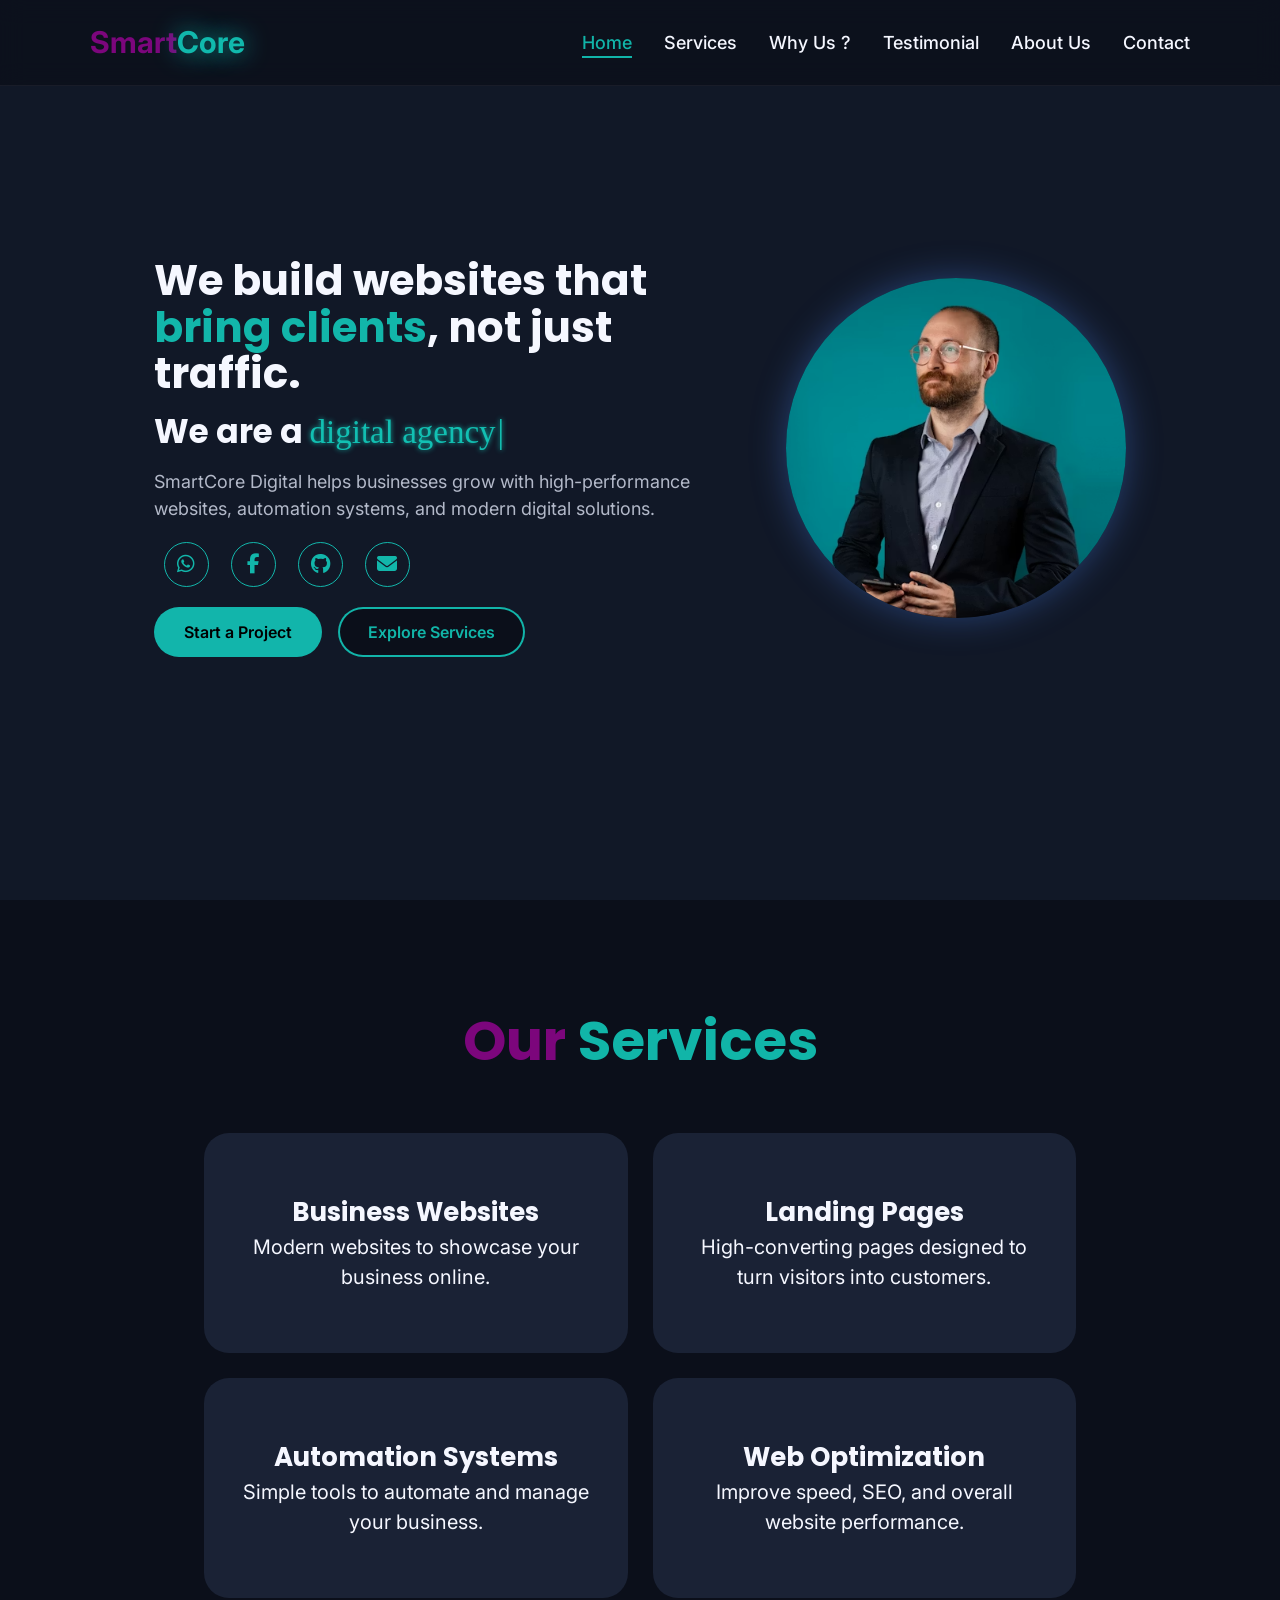
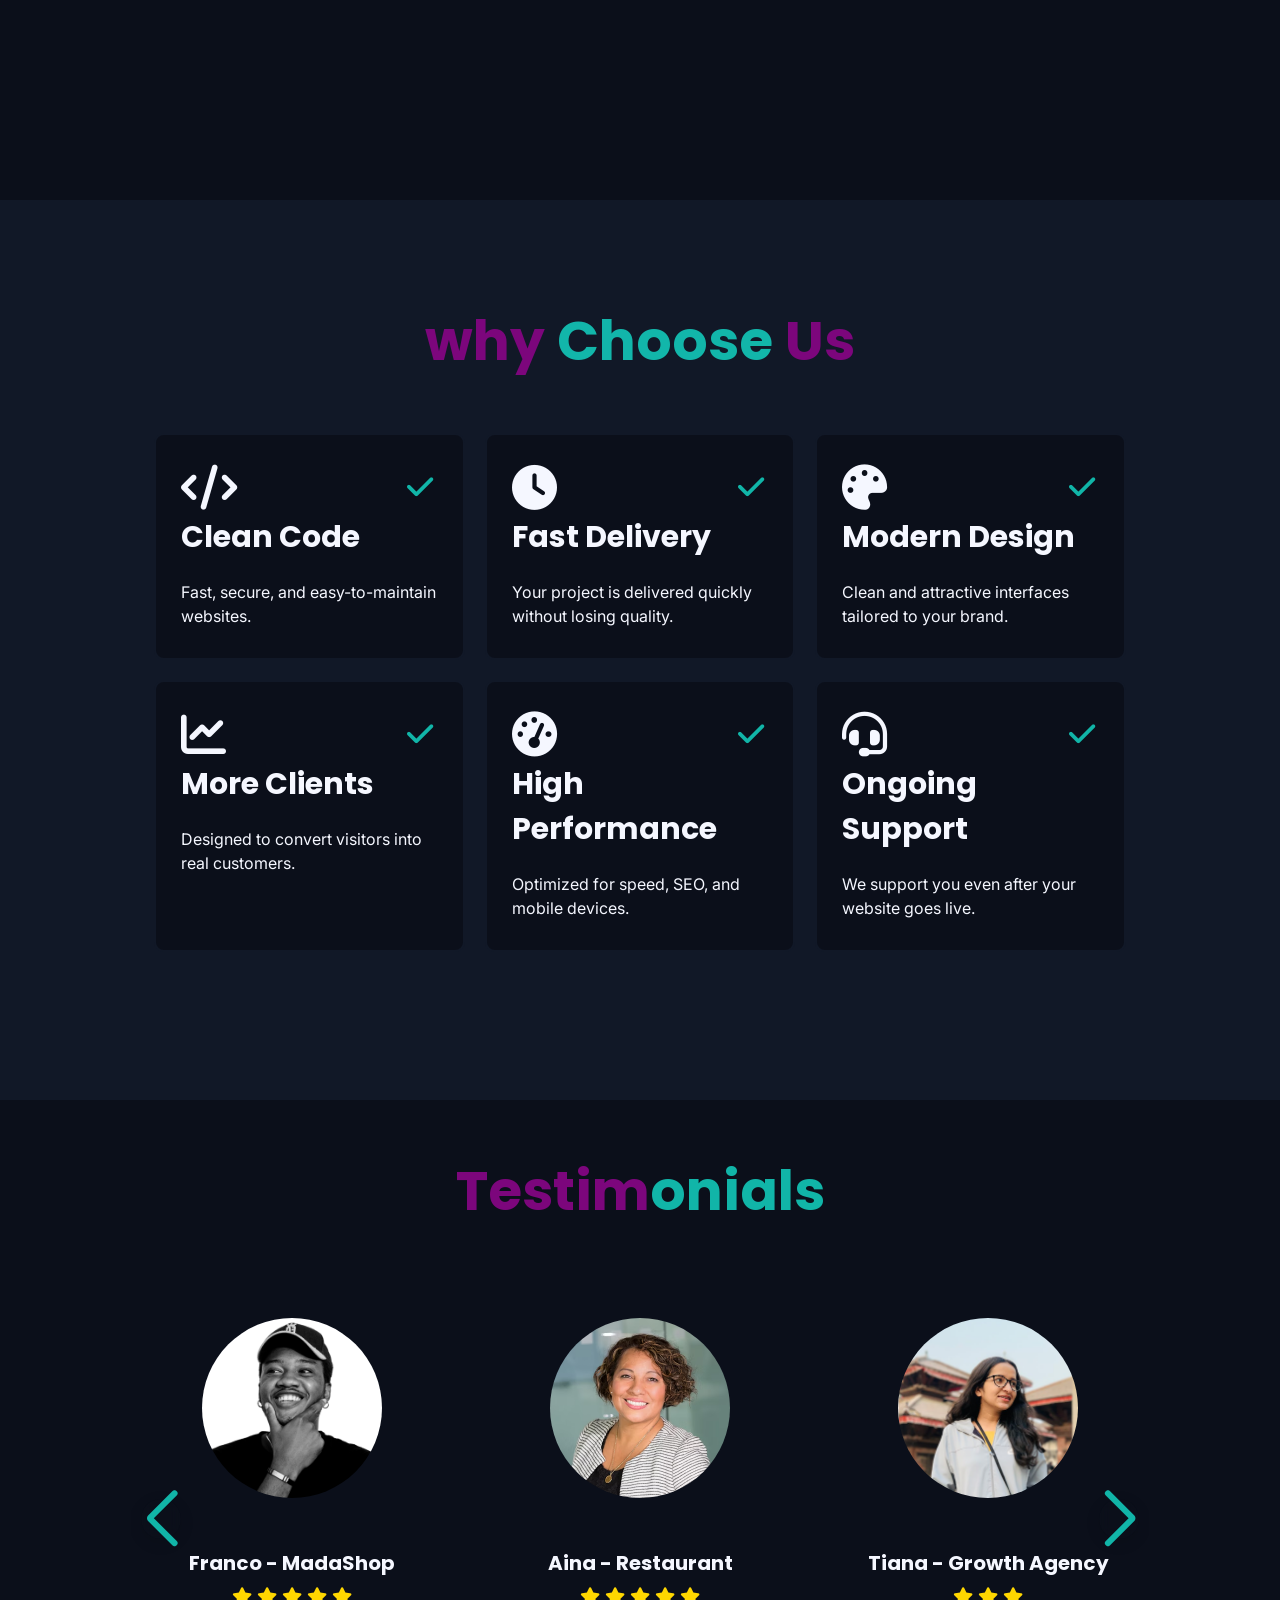
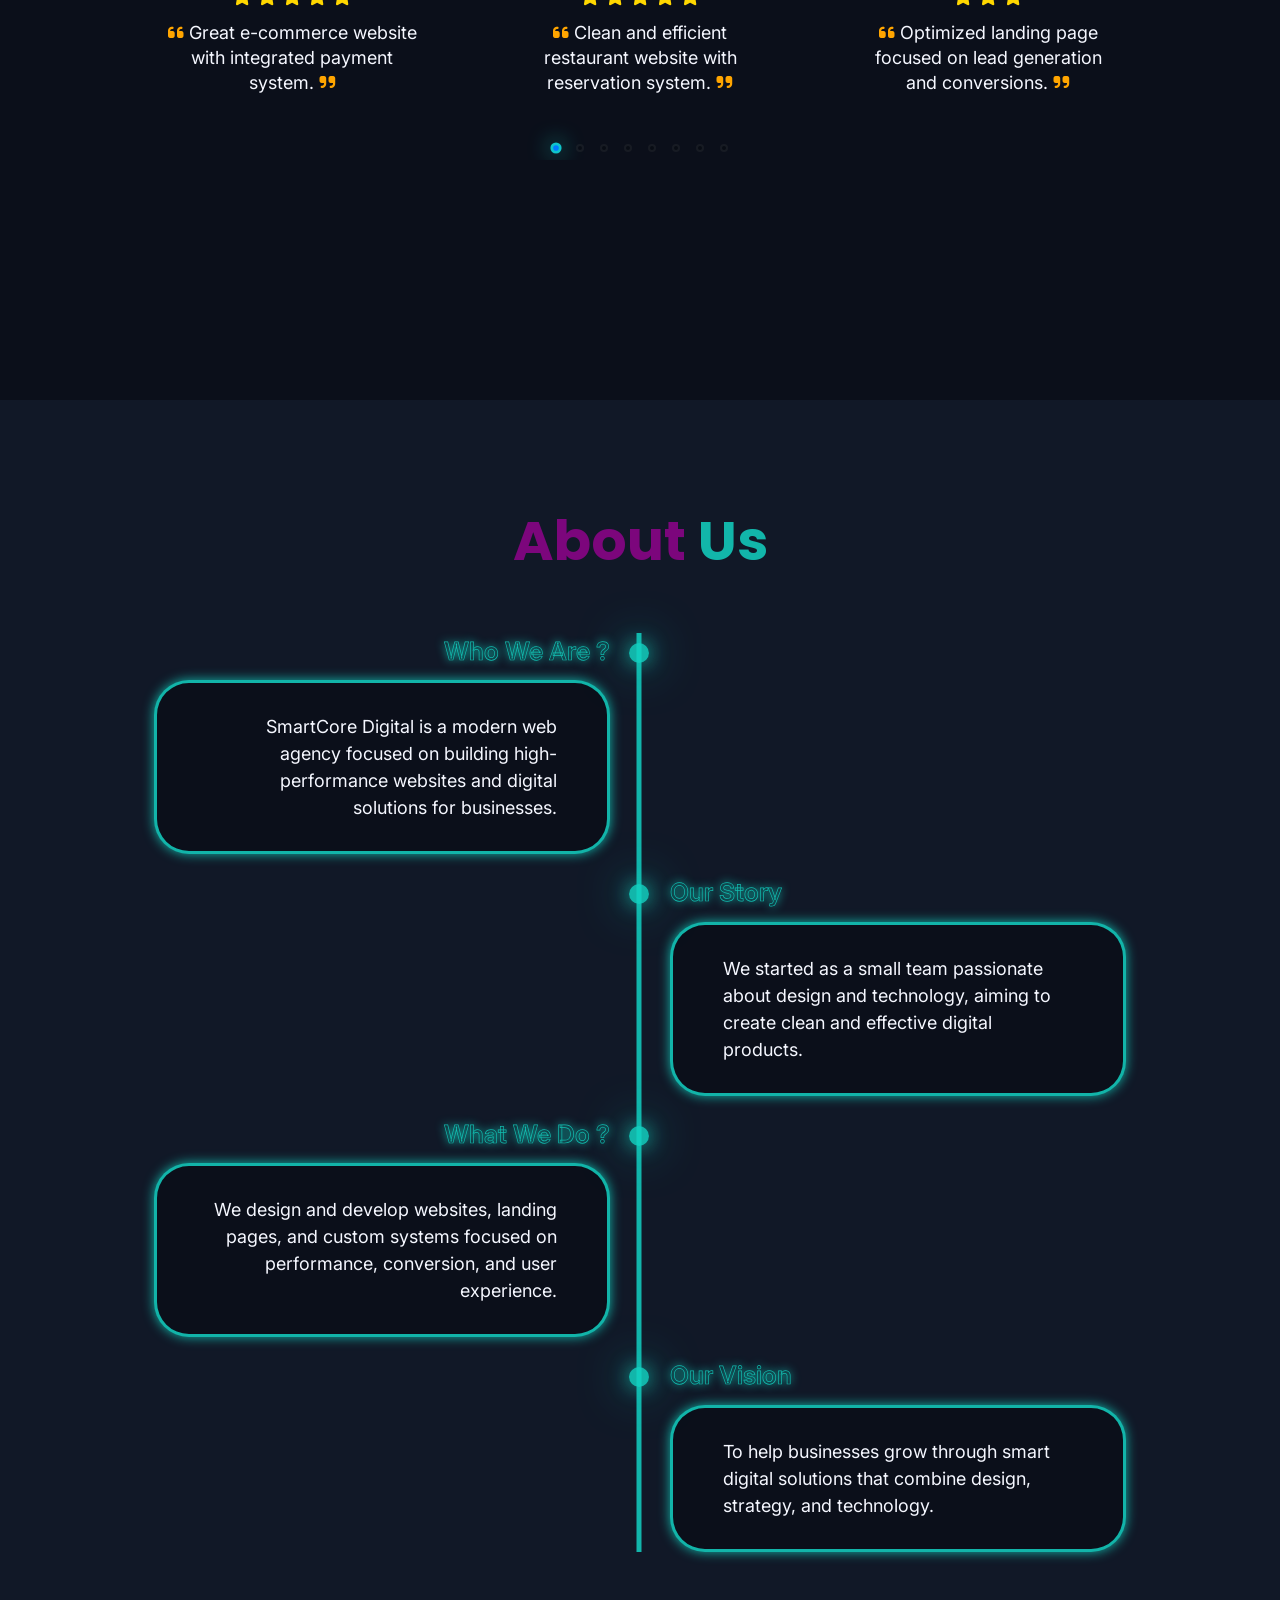
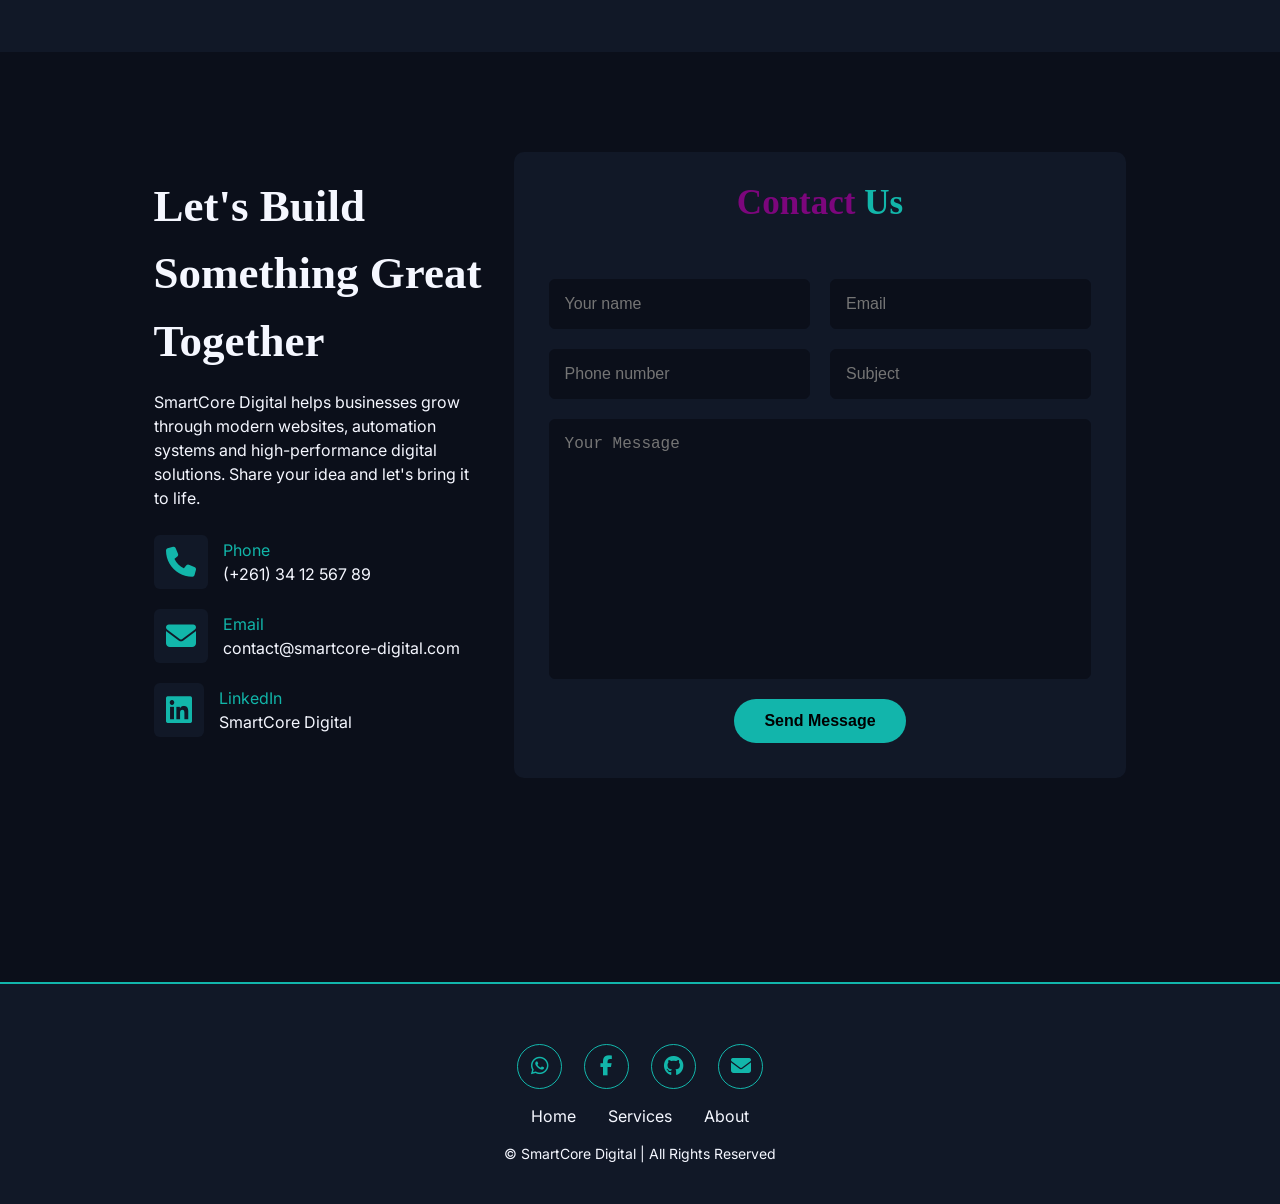
<file: Smartcore/index.html>
<!DOCTYPE html>
<html lang="en">

<head>
    <meta charset="UTF-8">
    <meta name="viewport" content="width=device-width, initial-scale=1.0">
    <title>SmartCore Digital</title>
    <link rel="stylesheet" href="https://cdnjs.cloudflare.com/ajax/libs/font-awesome/6.5.0/css/all.min.css">
    <link rel="stylesheet" href="home.css">
    <link rel="stylesheet" href="https://cdn.jsdelivr.net/npm/swiper@11/swiper-bundle.min.css">
</head>

<body>
    <header>
        <a href="#home" class="logo">Smart<span>Core</span></a>

        <i class="fa-solid fa-bars" id="menu-icon"></i>

        <nav>
            <a href="#home" class="active">Home</a>
            <a href="#services">Services</a>
            <a href="#why">Why Us ?</a>
            <a href="#testimonial">Testimonial</a>
            <a href="#about">About Us</a>
            <a href="#contact">Contact</a>
        </nav>
    </header>

    <!-- HOME -->
    <section class="home" id="home">
        <div class="home_content">
            <h1>We build websites that <span>bring clients</span>, not just traffic.</h1>
            <h3 class="text-animation">We are a <span id="typed-text"></span></h3>
            <p>
                SmartCore Digital helps businesses grow with high-performance websites, automation systems, and modern
                digital solutions.
            </p>
            <div class="icons">
                <a href="#"><i class="fa-brands fa-whatsapp"></i></a>
                <a href="#"><i class="fa-brands fa-facebook-f"></i></a>
                <a href="#"><i class="fa-brands fa-github"></i></a>
                <a href="#"><i class="fa-solid fa-envelope"></i></a>
            </div>

            <div class="btn-group">
                <a href="#contact" class="btn">Start a Project</a>
                <a href="#services" class="btn">Explore Services</a>
            </div>
        </div>

        <div class="home_img">
            <img src="image/portfolio.png" alt="profile">
        </div>
    </section>

    <!-- SERVICES -->
    <section class="services" id="services">
        <h2 class="heading">Our <span>Services</span></h2>

        <div class="services-container">

            <div class="services-box">
                <div class="services-info">
                    <h4>Business Websites</h4>
                    <p>
                        Modern websites to showcase your business online.
                    </p>
                </div>
            </div>

            <div class="services-box">
                <div class="services-info">
                    <h4>Landing Pages</h4>
                    <p>
                        High-converting pages designed to turn visitors into customers.
                    </p>
                </div>
            </div>

            <div class="services-box">
                <div class="services-info">
                    <h4>Automation Systems</h4>
                    <p>
                        Simple tools to automate and manage your business.
                    </p>
                </div>
            </div>

            <div class="services-box">
                <div class="services-info">
                    <h4>Web Optimization</h4>
                    <p>
                        Improve speed, SEO, and overall website performance.
                    </p>
                </div>
            </div>

        </div>
    </section>

    <!--WHY-->
    <section class="why" id="why">
        <h2 class="heading">why <span>Choose</span> Us</h2>

        <div class="why-container">

            <div class="why-box">
                <div class="why-icon">
                    <i class="fas fa-code"></i>
                    <a href="#why"><i class="fas fa-check"></i></a>
                </div>
                <h3>Clean Code</h3>
                <p>
                    Fast, secure, and easy-to-maintain websites.
                </p>
            </div>

            <div class="why-box">
                <div class="why-icon">
                    <i class="fas fa-clock"></i>
                    <a href="#why"><i class="fas fa-check"></i></a>
                </div>
                <h3>Fast Delivery</h3>
                <p>
                    Your project is delivered quickly without losing quality.
                </p>
            </div>

            <div class="why-box">
                <div class="why-icon">
                    <i class="fas fa-palette"></i>
                    <a href="#why"><i class="fas fa-check"></i></a>
                </div>
                <h3>Modern Design</h3>
                <p>
                    Clean and attractive interfaces tailored to your brand.
                </p>
            </div>

            <div class="why-box">
                <div class="why-icon">
                    <i class="fas fa-chart-line"></i>
                    <a href="#why"><i class="fas fa-check"></i></a>
                </div>
                <h3>More Clients</h3>
                <p>
                    Designed to convert visitors into real customers.
                </p>
            </div>

            <div class="why-box">
                <div class="why-icon">
                    <i class="fas fa-gauge-high"></i>
                    <a href="#why"><i class="fas fa-check"></i></a>
                </div>
                <h3>High Performance</h3>
                <p>
                    Optimized for speed, SEO, and mobile devices.
                </p>
            </div>

            <div class="why-box">
                <div class="why-icon">
                    <i class="fas fa-headset"></i>
                    <a href="#why"><i class="fas fa-check"></i></a>
                </div>
                <h3>Ongoing Support</h3>
                <p>
                    We support you even after your website goes live.
                </p>
            </div>
        </div>
    </section>

    <!-- TESTIMONIALS -->
    <section class="testimonial" id="testimonial">
        <h2 class="heading">Testim<span>onials</span></h2>

        <div class="section-content">
            <div class="slider-container swiper">

                <ul class="testimonial-list swiper-wrapper">

                    <li class="list swiper-slide">
                        <img src="image/testimonial4.jpg" alt="profile">

                        <h3 class="name">Franco - MadaShop</h3>

                        <div class="stars">
                            <i class="fa-solid fa-star"></i>
                            <i class="fa-solid fa-star"></i>
                            <i class="fa-solid fa-star"></i>
                            <i class="fa-solid fa-star"></i>
                            <i class="fa-solid fa-star"></i>
                        </div>

                        <p class="feedback">
                            <i class="fa-solid fa-quote-left"></i>
                            Great e-commerce website with integrated payment system.
                            <i class="fa-solid fa-quote-right"></i>
                        </p>
                    </li>

                    <li class="list swiper-slide">
                        <img src="image/portfolio1.png" alt="profile">

                        <h3 class="name">Aina - Restaurant</h3>

                        <div class="stars">
                            <i class="fa-solid fa-star"></i>
                            <i class="fa-solid fa-star"></i>
                            <i class="fa-solid fa-star"></i>
                            <i class="fa-solid fa-star"></i>
                            <i class="fa-solid fa-star"></i>
                        </div>

                        <p class="feedback">
                            <i class="fa-solid fa-quote-left"></i>
                            Clean and efficient restaurant website with reservation system.
                            <i class="fa-solid fa-quote-right"></i>
                        </p>
                    </li>

                    <li class="list swiper-slide">
                        <img src="image/portfolio2.png" alt="profile">

                        <h3 class="name">Tiana - Growth Agency</h3>

                        <div class="stars">
                            <i class="fa-solid fa-star"></i>
                            <i class="fa-solid fa-star"></i>
                            <i class="fa-solid fa-star"></i>

                        </div>

                        <p class="feedback">
                            <i class="fa-solid fa-quote-left"></i>
                            Optimized landing page focused on lead generation and conversions.
                            <i class="fa-solid fa-quote-right"></i>
                        </p>
                    </li>

                    <li class="list swiper-slide">
                        <img src="image/portfolio3.png" alt="profile">

                        <h3 class="name">Mickael - ProTech</h3>

                        <div class="stars">
                            <i class="fa-solid fa-star"></i>
                            <i class="fa-solid fa-star"></i>
                            <i class="fa-solid fa-star"></i>
                            <i class="fa-solid fa-star"></i>
                            <i class="fa-solid fa-star"></i>
                        </div>

                        <p class="feedback">
                            <i class="fa-solid fa-quote-left"></i>
                            Business website optimized for SEO and performance.
                            <i class="fa-solid fa-quote-right"></i>
                        </p>
                    </li>

                    <li class="list swiper-slide">
                        <img src="image/portfolio4.png" alt="profile">

                        <h3 class="name">Sarah - Creative Studio</h3>

                        <div class="stars">
                            <i class="fa-solid fa-star"></i>
                            <i class="fa-solid fa-star"></i>
                            <i class="fa-solid fa-star"></i>
                            <i class="fa-solid fa-star"></i>
                        </div>

                        <p class="feedback">
                            <i class="fa-solid fa-quote-left"></i>
                            Portfolio website with modern design and strong branding.
                            <i class="fa-solid fa-quote-right"></i>
                        </p>
                    </li>

                    <li class="list swiper-slide">
                        <img src="image/portfolio5.png" alt="profile">

                        <h3 class="name">Kevin - SmartBiz</h3>

                        <div class="stars">
                            <i class="fa-solid fa-star"></i>
                            <i class="fa-solid fa-star"></i>
                            <i class="fa-solid fa-star"></i>
                            <i class="fa-solid fa-star"></i>
                        </div>

                        <p class="feedback">
                            <i class="fa-solid fa-quote-left"></i>
                            Smart automation system for efficient business management.
                            <i class="fa-solid fa-quote-right"></i>
                        </p>
                    </li>

                    <li class="list swiper-slide">
                        <img src="image/portfolio6.png" alt="profile">

                        <h3 class="name">Andry - Startup Founder</h3>

                        <div class="stars">
                            <i class="fa-solid fa-star"></i>
                            <i class="fa-solid fa-star"></i>
                            <i class="fa-solid fa-star"></i>
                            <i class="fa-solid fa-star"></i>
                        </div>

                        <p class="feedback">
                            <i class="fa-solid fa-quote-left"></i>
                            Efficient business platform with automation tools that simplified daily operations.
                            <i class="fa-solid fa-quote-right"></i>
                        </p>
                    </li>

                    <li class="list swiper-slide">
                        <img src="image/portfolio7.png" alt="profile">

                        <h3 class="name">Lina - Freelance Designer</h3>

                        <div class="stars">
                            <i class="fa-solid fa-star"></i>
                            <i class="fa-solid fa-star"></i>
                            <i class="fa-solid fa-star"></i>
                            <i class="fa-solid fa-star"></i>
                        </div>

                        <p class="feedback">
                            <i class="fa-solid fa-quote-left"></i>
                            Beautiful personal portfolio website with a clean layout and strong visual identity.
                            <i class="fa-solid fa-quote-right"></i>
                        </p>
                    </li>

                </ul>

                <div class="swiper-pagination"></div>
                <div class="swiper-button-prev"></div>
                <div class="swiper-button-next"></div>

            </div>
        </div>
    </section>

    <!-- ABOUT -->
    <section class="about" id="about">
        <h2 class="heading">About <span>Us</span></h2>

        <div class="timeline-items">

            <div class="timeline-item">
                <div class="timeline-dot"></div>
                <div class="timeline-date">Who We Are ?</div>
                <div class="timeline-content">
                    <p>
                        SmartCore Digital is a modern web agency focused on building high-performance websites and
                        digital solutions for businesses.
                    </p>
                </div>
            </div>

            <div class="timeline-item">
                <div class="timeline-dot"></div>
                <div class="timeline-date">Our Story</div>
                <div class="timeline-content">
                    <p>
                        We started as a small team passionate about design and technology, aiming to create clean and
                        effective digital products.
                    </p>
                </div>
            </div>

            <div class="timeline-item">
                <div class="timeline-dot"></div>
                <div class="timeline-date">What We Do ?</div>
                <div class="timeline-content">
                    <p>
                        We design and develop websites, landing pages, and custom systems focused on performance,
                        conversion, and user experience.
                    </p>
                </div>
            </div>

            <div class="timeline-item">
                <div class="timeline-dot"></div>
                <div class="timeline-date">Our Vision</div>
                <div class="timeline-content">
                    <p>
                        To help businesses grow through smart digital solutions that combine design, strategy, and
                        technology.
                    </p>
                </div>
            </div>

        </div>
    </section>

    <!-- CONTACT -->
    <section class="contact" id="contact">
        <div class="contact-container">

            <div class="contact-box">
                <h2>Let's Build Something Great Together</h2>

                <p class="description">
                    SmartCore Digital helps businesses grow through modern websites, automation systems and
                    high-performance digital solutions.
                    Share your idea and let's bring it to life.
                </p>

                <div class="contact-detail">
                    <i class="fa-solid fa-phone"></i>
                    <div class="detail">
                        <p>Phone</p>
                        <p>(+261) 34 12 567 89</p>
                    </div>
                </div>

                <div class="contact-detail">
                    <i class="fa-solid fa-envelope"></i>
                    <div class="detail">
                        <p>Email</p>
                        <p>contact@smartcore-digital.com</p>
                    </div>
                </div>

                <div class="contact-detail">
                    <i class="fa-brands fa-linkedin"></i>
                    <div class="detail">
                        <p>LinkedIn</p>
                        <p>
                            SmartCore Digital
                        </p>
                    </div>
                </div>

            </div>

            <div class="contact-box">
                <form action="#" id="contact-form">
                    <h2 class="heading">Contact <span>Us</span></h2>
                    <div class="field-box">
                        <input id="name" type="text" placeholder="Your name" required>
                        <input id="email" type="email" placeholder="Email" required>
                        <input id="phone" type="tel" placeholder="Phone number" required>
                        <input id="subject" type="text" placeholder="Subject" required>
                        <textarea name="" id="message" placeholder="Your Message" required></textarea>
                    </div>
                    <input type="submit" value="Send Message" class="btn">
                    <p id="success"></p>
                </form>
            </div>

        </div>
    </section>

    <footer class="footer">
        <div class="icons">
            <a href="https://wa.me/261383163240"><i class="fa-brands fa-whatsapp"></i></a>
            <a href="#"><i class="fa-brands fa-facebook-f"></i></a>
            <a href="#"><i class="fa-brands fa-github"></i></a>
            <a href="mailto:rindrabradley309@gmail.com"><i class="fa-solid fa-envelope"></i></a>
        </div>

        <ul>
            <li><a href="#home">Home</a></li>
            <li><a href="#services">Services</a></li>
            <li><a href="#about">About</a></li>
        </ul>

        <p>&copy; SmartCore Digital | All Rights Reserved</p>
    </footer>

    <script src="https://cdn.jsdelivr.net/npm/swiper@11/swiper-bundle.min.js"></script>

    <script src="script.js"></script>
</body>

</html>
</file>
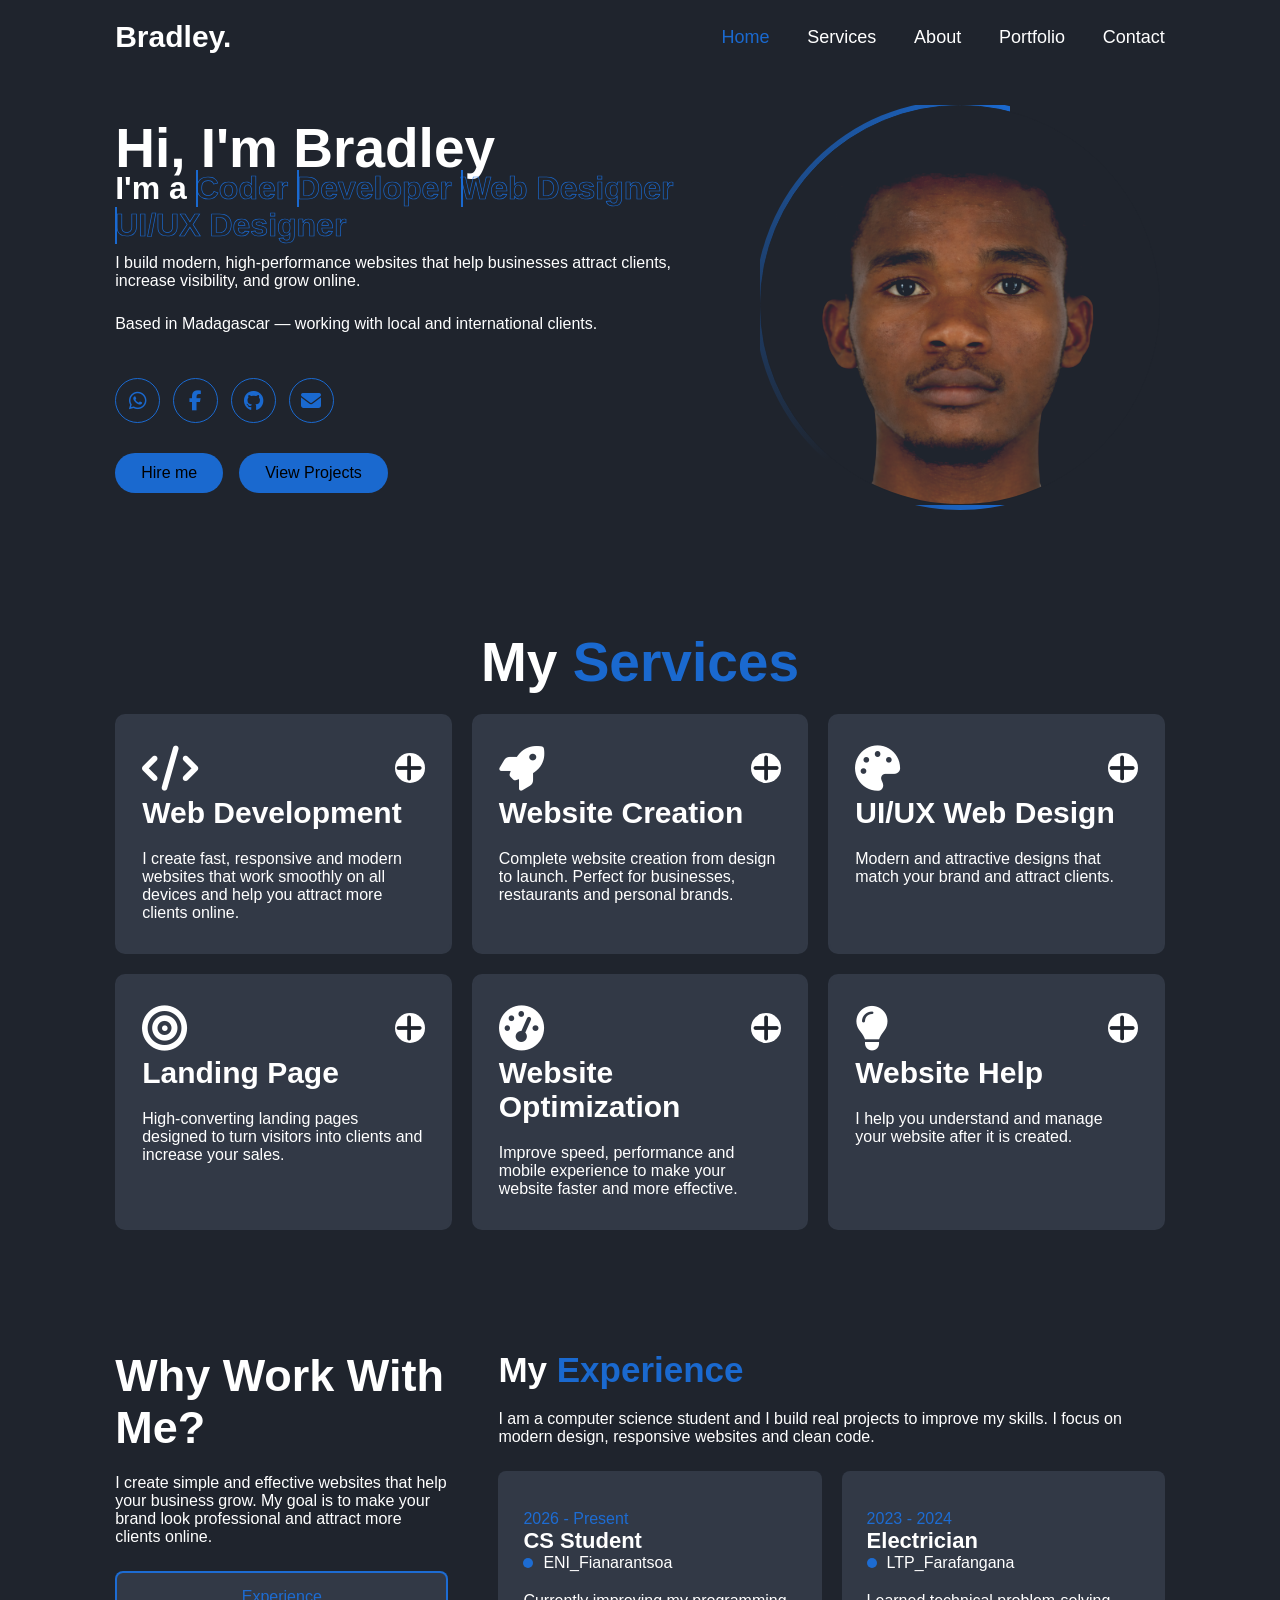
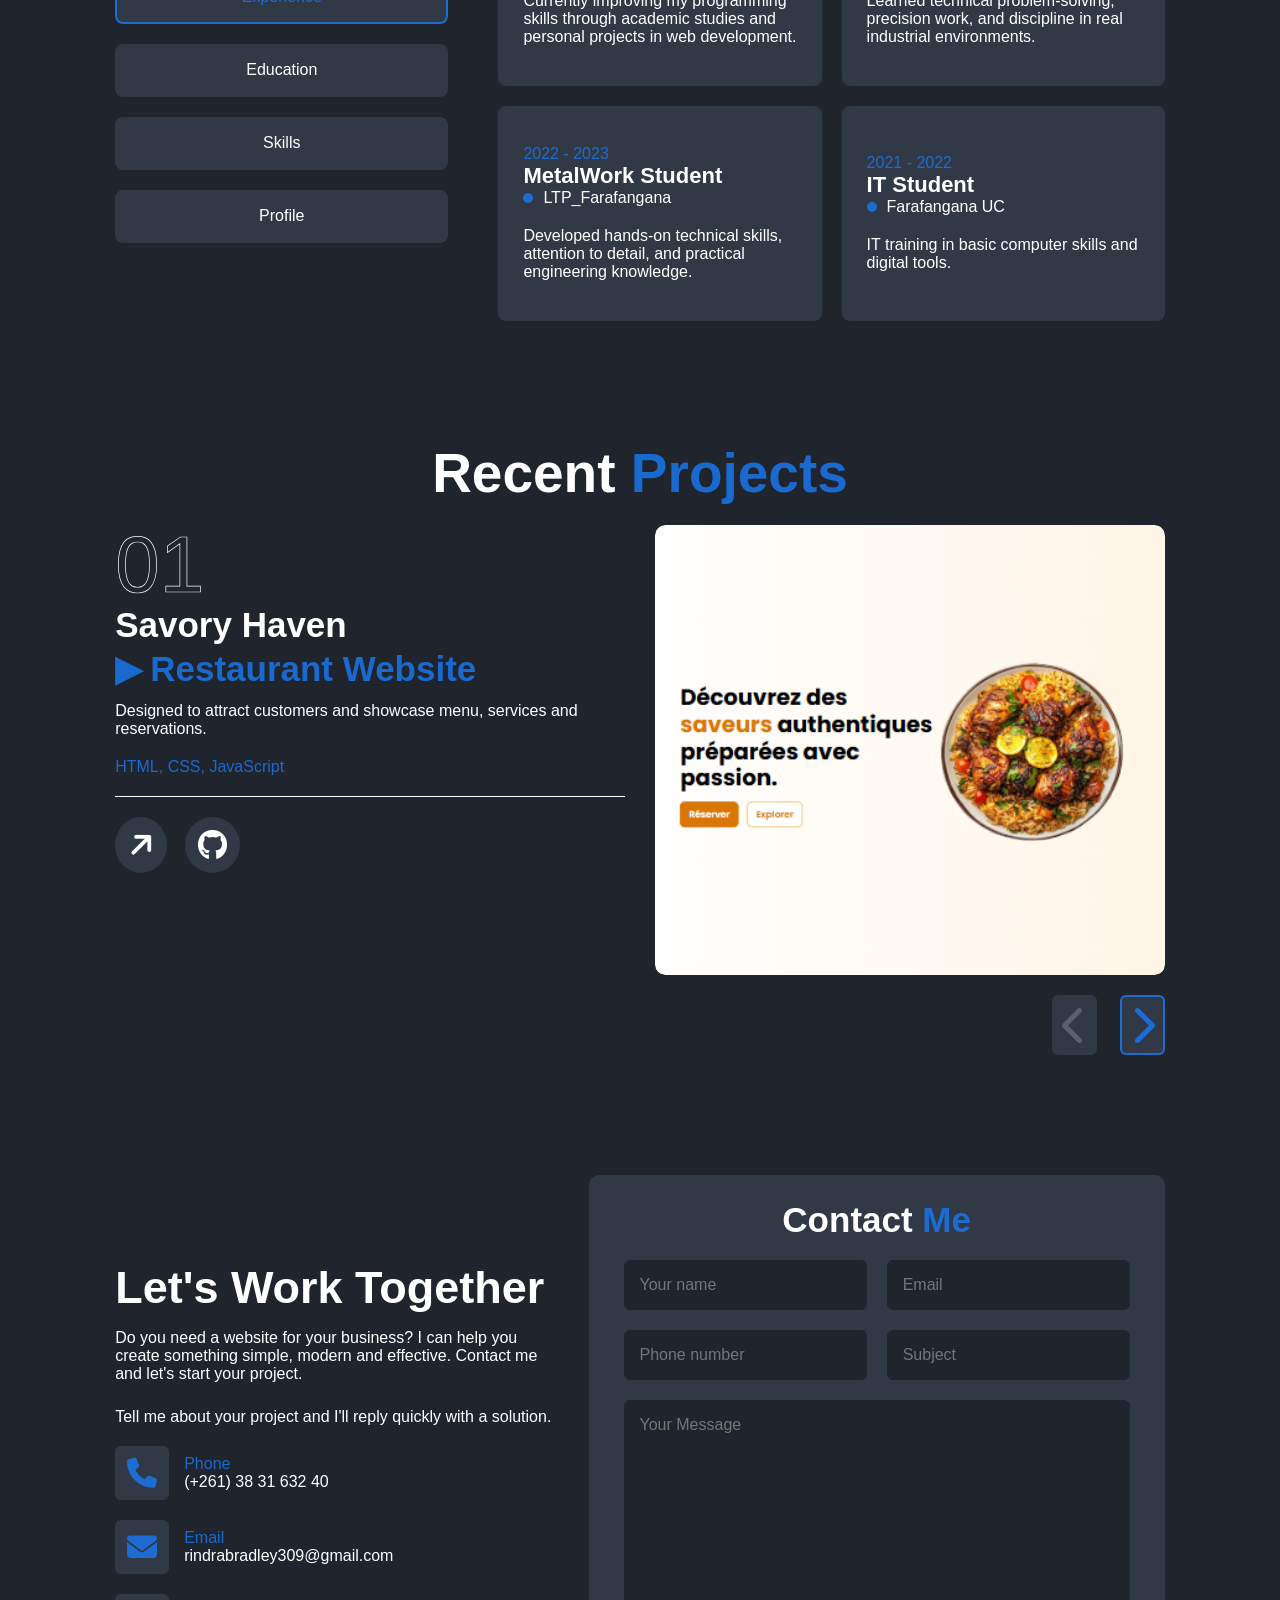
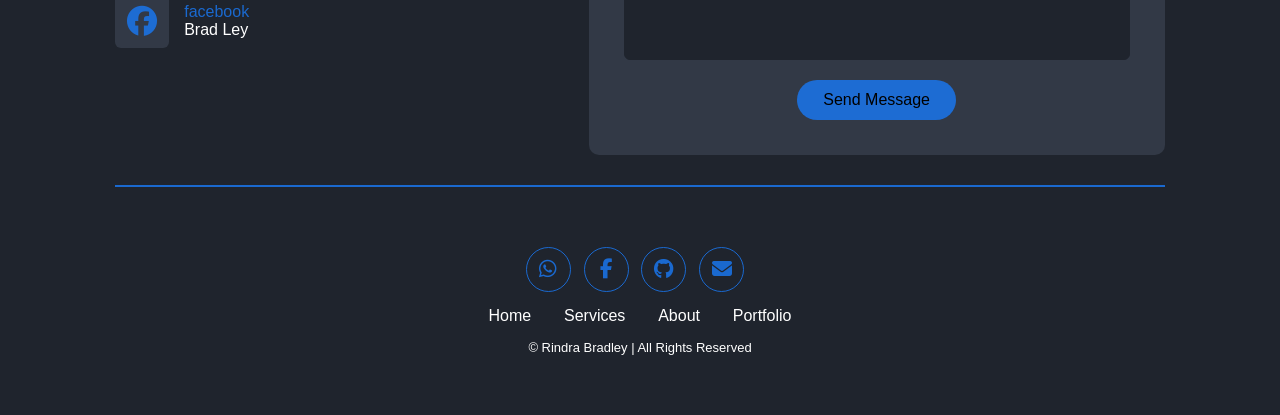
<file: MYTRUEPORTFOLIO/portfolio.html>
<!DOCTYPE html>
<html lang="en">

<head>
    <meta charset="UTF-8">
    <meta name="description" content="Portfolio of Rindra Bradley - Web Developer Madagascar">
    <meta name="keywords" content="web developer Madagascar, portfolio, frontend developer">
    <meta name="author" content="Rindra Bradley">
    <meta name="viewport" content="width=device-width, initial-scale=1.0">
    <link rel="stylesheet" href="portfolio.css">
    <link rel="stylesheet" href="https://cdnjs.cloudflare.com/ajax/libs/font-awesome/6.5.0/css/all.min.css">
    <title>Rindra Bradley | Portfolio</title>
</head>

<body>
    <header class="active">
        <a href="#home" class="logo">Brad<span>ley.</span></a>

        <i class="fa-solid fa-bars" id="menu-icon"></i>

        <nav>
            <a href="#home" class="active">Home</a>
            <a href="#services">Services</a>
            <a href="#about">About</a>
            <a href="#portfolio">Portfolio</a>
            <a href="#contact">Contact</a>
        </nav>
    </header>

    <!--home-->
    <section class="home" id="home">
        <div class="home-details">
            <h1>Hi, I'm <span>Bradley</span></h1>
            <h2>I'm a
                <span style="--i:4" data-text="Coder">Coder</span>
                <span style="--i:3" data-text="Developer">Developer</span>
                <span style="--i:2" data-text="Web Designer">Web Designer</span>
                <span style="--i:1" data-text="UI/UX Designer">UI/UX Designer</span>
            </h2>
            <p>
                I build modern, high-performance websites that help businesses attract clients,
                increase visibility, and grow online.
            </p>

            <p>
                Based in Madagascar — working with local and international clients.
            </p>

            <div class="icons">
                <a href="https://wa.me/261383163240" target="_blank"><i class="fa-brands fa-whatsapp"></i></a>
                <a href="https://web.facebook.com/profile.php?id=61578833641570" target="_blank"><i
                        class="fa-brands fa-facebook-f"></i></a>
                <a href="" target="_blank"><i class="fa-brands fa-github"></i></a>
                <a href="mailto:rindrabradley309@gmail.com" target="_blank"><i class="fa-solid fa-envelope"></i></a>
            </div>

            <div class="btn-group">
                <a href="#contact" class="btn">Hire me</a>
                <a href="#portfolio" class="btn">View Projects</a>
            </div>
        </div>

        <div class="home-img">
            <div class="img-box">
                <div class="img-item">
                    <img src="project/moi.png" loading="lazy" alt="My profile">
                </div>
            </div>
        </div>

    </section>

    <!--services-->
    <section class="services" id="services">
        <h2 class="heading">My <span>Services</span></h2>

        <div class="services-container">

            <div class="services-box">
                <div class="services-icon">
                    <i class="fas fa-code"></i>
                    <a href="#"><i class="fas fa-xmark"></i></a>
                </div>
                <h3>Web Development</h3>
                <p>
                    I create fast, responsive and modern websites that work smoothly on all devices and help you attract
                    more clients online.
                </p>
            </div>

            <div class="services-box">
                <div class="services-icon">
                    <i class="fas fa-rocket"></i>
                    <a href="#"><i class="fas fa-xmark"></i></a>
                </div>
                <h3>Website Creation</h3>
                <p>
                    Complete website creation from design to launch.
                    Perfect for businesses, restaurants and personal brands.
                </p>
            </div>
            <div class="services-box">
                <div class="services-icon">
                    <i class="fas fa-palette"></i>
                    <a href="#"><i class="fas fa-xmark"></i></a>
                </div>
                <h3>UI/UX Web Design</h3>
                <p>
                    Modern and attractive designs that match your brand and attract clients.
                </p>
            </div>

            <div class="services-box">
                <div class="services-icon">
                    <i class="fas fa-bullseye"></i>
                    <a href="#"><i class="fas fa-xmark"></i></a>
                </div>
                <h3>Landing Page</h3>
                <p>
                    High-converting landing pages designed to turn visitors into clients and increase your sales.
                </p>
            </div>

            <div class="services-box">
                <div class="services-icon">
                    <i class="fas fa-gauge-high"></i>
                    <a href="#"><i class="fas fa-xmark"></i></a>
                </div>
                <h3>Website Optimization</h3>
                <p>
                    Improve speed, performance and mobile experience to make your website faster and more effective.
                </p>
            </div>

            <div class="services-box">
                <div class="services-icon">
                    <i class="fas fa-lightbulb"></i>
                    <a href="#"><i class="fas fa-xmark"></i></a>
                </div>
                <h3>Website Help</h3>
                <p>
                    I help you understand and manage your website after it is created.
                </p>
            </div>
        </div>
    </section>

    <!--resume-->
    <section class="portfolio" id="about">
        <div class="portfolio-container">
            <div class="portfolio-box">
                <h2>Why Work With Me?</h2>
                <p class="description">
                    I create simple and effective websites that help your business grow.
                    My goal is to make your brand look professional and attract more clients online.
                </p>
                <button class="portfolio-btn active">Experience</button>
                <button class="portfolio-btn">Education</button>
                <button class="portfolio-btn">Skills</button>
                <button class="portfolio-btn">Profile</button>
            </div>

            <div class="portfolio-box">

                <div class="portfolio-detail experience active">
                    <h2 class="heading">My <span>Experience</span></h2>

                    <p class="description">
                        I am a computer science student and I build real projects to improve my skills.
                        I focus on modern design, responsive websites and clean code.
                    </p>

                    <div class="portfolio-list">

                        <div class="portfolio-item">
                            <p class="year">2026 - Present</p>
                            <h3>CS Student</h3>
                            <p class="company">ENI_Fianarantsoa</p>
                            <p>
                                Currently improving my programming skills through academic studies and personal projects
                                in web development.
                            </p>
                        </div>

                        <div class="portfolio-item">
                            <p class="year">2023 - 2024</p>
                            <h3>Electrician</h3>
                            <p class="company">LTP_Farafangana</p>
                            <p>
                                Learned technical problem-solving, precision work, and discipline in real industrial
                                environments.
                            </p>
                        </div>

                        <div class="portfolio-item">
                            <p class="year">2022 - 2023</p>
                            <h3>MetalWork Student</h3>
                            <p class="company">LTP_Farafangana</p>
                            <p>
                                Developed hands-on technical skills, attention to detail, and practical engineering
                                knowledge.
                            </p>
                        </div>

                        <div class="portfolio-item">
                            <p class="year">2021 - 2022</p>
                            <h3>IT Student</h3>
                            <p class="company">Farafangana UC</p>
                            <p>
                                IT training in basic computer skills and digital tools.
                            </p>
                        </div>
                    </div>

                </div>

                <div class="portfolio-detail education">
                    <h2 class="heading">My <span>Education</span></h2>
                    <p class="description">
                        I continuously learn IT and web development through studies and personal practice projects.
                    </p>

                    <div class="portfolio-list">

                        <div class="portfolio-item">
                            <p class="year">2026 - Present</p>
                            <h3>CS Student</h3>
                            <p class="company">ENI University</p>
                            <p>
                                Studying programming, algorithms, web development and software engineering fundamentals.
                            </p>
                        </div>

                        <div class="portfolio-item">
                            <p class="year">2022 - 2025</p>
                            <h3>High School Diploma</h3>
                            <p class="company">Tata Max High School</p>
                            <p>
                                Completed general education with a focus on science and technology subjects.
                            </p>
                        </div>

                        <div class="portfolio-item">
                            <p class="year">2018 - 2022</p>
                            <h3>Middle School</h3>
                            <p class="company">CEG Ref - Farafangana</p>
                            <p>
                                Built strong academic foundations and developed interest in technology.
                            </p>
                        </div>

                        <div class="portfolio-item">
                            <p class="year">2013 - 2018</p>
                            <h3>Primary School</h3>
                            <p class="company">Public Primary School</p>
                            <p>
                                Learned basic education and developed discipline and curiosity for learning.
                            </p>
                        </div>

                    </div>
                </div>

                <div class="portfolio-detail skills">
                    <h2 class="heading">My <span>Skills</span></h2>
                    <p class="description">
                        I use simple and powerful tools to create fast and modern websites.
                    </p>

                    <div class="portfolio-list">
                        <div class="portfolio-item">
                            <i class="fa-solid fa-code"></i>
                            <span>HTML5</span>
                        </div>

                        <div class="portfolio-item">
                            <i class="fa-solid fa-palette"></i>
                            <span>CSS3</span>
                        </div>

                        <div class="portfolio-item">
                            <i class="fa-solid fa-pen"></i>
                            <span>JavaScript</span>
                        </div>
                    </div>

                </div>

                <div class="portfolio-detail about">
                    <h2 class="heading">Who <span>I Am ?</span></h2>
                    <p class="description">
                        I am a web developer passionate about building clean, modern and high-performing websites.
                        I focus on creating digital experiences that help businesses attract more clients and grow
                        online.
                    </p>

                    <div class="portfolio-list">

                        <div class="portfolio-item">
                            <p>Name : <span>Rindra Bradley</span></p>
                        </div>

                        <div class="portfolio-item">
                            <p>Age : <span>18 Years Old</span></p>
                        </div>

                        <div class="portfolio-item">
                            <p>Location : <span>Madagascar</span></p>
                        </div>

                        <div class="portfolio-item">
                            <p>City : <span>Farafangana</span></p>
                        </div>

                        <div class="portfolio-item">
                            <p>Nationality : <span>Malagasy</span></p>
                        </div>

                        <div class="portfolio-item">
                            <p>Experience : <span>Student Developer</span></p>
                        </div>

                        <div class="portfolio-item">
                            <p>Freelance : <span>Available</span></p>
                        </div>

                        <div class="portfolio-item">
                            <p>Phone : <span>(+261) 38 31 632 40</span></p>
                        </div>

                        <div class="portfolio-item">
                            <p>Email : <span>rindrabradley309@gmail.com</span></p>
                        </div>

                        <div class="portfolio-item">
                            <p>Languages : <span>English, French</span></p>
                        </div>

                    </div>
                </div>
            </div>
        </div>
    </section>

    <!--portfolio-->
    <section class="project" id="portfolio">

        <h2 class="heading">Recent <span>Projects</span></h2>

        <div class="project-container">
            <div class="project-box">

                <div class="project-detail active">
                    <p class="number">01</p>
                    <h3>Savory Haven</h3>
                    <h3 class="desc">Restaurant Website</h3>
                    <p>
                        Designed to attract customers and showcase menu, services and reservations.
                    </p>
                    <div class="tech">
                        <p>HTML, CSS, JavaScript</p>
                    </div>
                    <div class="github">
                        <a href="https://restaurant-savory-haven.netlify.app/">
                            <i class="fa-solid fa-arrow-right"></i>
                            <span>Live Demo</span>
                        </a>
                        <a href="#">
                            <i class="fa-brands fa-github"></i>
                            <span>Repository</span>
                        </a>
                    </div>
                </div>

                <div class="project-detail">
                    <p class="number">02</p>
                    <h3>Mada Brew</h3>
                    <h3 class="desc">Coffee Shop Website</h3>
                    <p>
                        Modern brand-focused website to increase visibility and customer engagement.
                    </p>
                    <div class="tech">
                        <p>HTML, CSS, JavaScript</p>
                    </div>
                    <div class="github">
                        <a href="https://mada-brew.netlify.app/">
                            <i class="fa-solid fa-arrow-right"></i>
                            <span>Live Demo</span>
                        </a>
                        <a href="#">
                            <i class="fa-brands fa-github"></i>
                            <span>Repository</span>
                        </a>
                    </div>
                </div>

                <div class="project-detail">
                    <p class="number">03</p>
                    <h3>SmartCore</h3>
                    <h3 class="desc">Business Website</h3>
                    <p>
                        Built to convert visitors into leads with a clean and strategic design.
                    </p>
                    <div class="tech">
                        <p>HTML, CSS, JavaScript</p>
                    </div>
                    <div class="github">
                        <a href="https://smartcore-digital.netlify.app/">
                            <i class="fa-solid fa-arrow-right"></i>
                            <span>Live Demo</span>
                        </a>
                        <a href="#">
                            <i class="fa-brands fa-github"></i>
                            <span>Repository</span>
                        </a>
                    </div>
                </div>

            </div>

            <div class="project-box">
                <div class="project-box-item">
                    <div class="img-slide">

                        <div class="img-item">
                            <img src="project/savoryhaven3.png" alt="moi">
                        </div>

                        <div class="img-item">
                            <img src="project/principal.png">
                        </div>

                        <div class="img-item">
                            <img src="project/smartcore1.png" alt="moi">
                        </div>
                    </div>
                </div>

                <div class="navigation">
                    <button class="arrow-left disabled"><i class="fa-solid fa-chevron-left"></i></button>
                    <button class="arrow-right"><i class="fa-solid fa-chevron-right"></i></button>
                </div>

            </div>
        </div>
    </section>

    <!--contact-->
    <section class="contact" id="contact">
        <div class="contact-container">

            <div class="contact-box">
                <h2>Let's Work Together</h2>
                <p class="description">
                    Do you need a website for your business?
                    I can help you create something simple, modern and effective.
                    Contact me and let's start your project.
                </p>
                <p>
                    Tell me about your project and I'll reply quickly with a solution.
                </p>

                <div class="contact-detail">
                    <i class="fa-solid fa-phone"></i>
                    <div class="detail">
                        <p>Phone</p>
                        <p>(+261) 38 31 632 40</p>
                    </div>
                </div>

                <div class="contact-detail">
                    <i class="fa-solid fa-envelope"></i>
                    <div class="detail">
                        <p>Email</p>
                        <p>rindrabradley309@gmail.com</p>
                    </div>
                </div>

                <div class="contact-detail">
                    <i class="fa-brands fa-facebook"></i>
                    <div class="detail">
                        <p>facebook</p>
                        <p>Brad Ley</p>
                    </div>
                </div>

            </div>

            <div class="contact-box">
                <form name="contact" method="POST" data-netlify="true" netlify-honeypot="bot-field" id="contact-form">

                    <input type="hidden" name="form-name" value="contact">

                    <p style="display:none;">
                        <label>Don't fill this out: <input name="bot-field"></label>
                    </p>

                    <h2 class="heading">Contact <span>Me</span></h2>
                    <div class="field-box">
                        <input name="name" id="name" type="text" placeholder="Your name" required>
                        <input name="email" id="email" type="email" placeholder="Email">
                        <input name="phone" id="phone" type="tel" placeholder="Phone number">
                        <input name="subject" id="subject" type="text" placeholder="Subject" required>
                        <textarea name="message" id="message" placeholder="Your Message" required></textarea>
                    </div>
                    <input type="submit" value="Send Message" class="btn">
                    <p id="success"></p>
                </form>
            </div>

        </div>

        <footer>
            <div class="icons">
                <a href="https://wa.me/261383163240" target="_blank"><i class="fa-brands fa-whatsapp"></i></a>
                <a href="https://web.facebook.com/profile.php?id=61578833641570" target="_blank"><i
                        class="fa-brands fa-facebook-f"></i></a>
                <a href="" target="_blank"><i class="fa-brands fa-github"></i></a>
                <a href="mailto:rindrabradley309@gmail.com" target="_blank"><i class="fa-solid fa-envelope"></i></a>
            </div>

            <ul>
                <li><a href="#home">Home</a></li>
                <li><a href="#services">Services</a></li>
                <li><a href="#about">About</a></li>
                <li><a href="#portfolio">Portfolio</a></li>
            </ul>

            <p>&copy; Rindra Bradley | All Rights Reserved</p>
        </footer>

    </section>


    <script src="portfolio.js"></script>
</body>

</html>
</file>
<file: Smartcore/home.css>
@import url('https://fonts.googleapis.com/css2?family=Inter:wght@300;400;500;600;700&family=Poppins:wght@400;600;700&display=swap');

*,
*::before,
*::after {
    margin: 0;
    padding: 0;
    box-sizing: border-box;
    text-decoration: none;
    scroll-behavior: smooth;
    border: none;
    outline: none;
}

:root {
    --pr-color: rgb(124, 6, 124);
    --bg-color: #0b0f1a;
    --snd-bg-color: #111827;
    --text-color: #f5f7ff;
    --muted-color: #b3b9c9;
    --main-color: #13d1c1da;

    --site-max-width: 1200px;
}

html {
    font-size: 62.5%;
    overflow-x: hidden;
}

body {
    font-family: "Inter", sans-serif;
    background: var(--bg-color);
    color: var(--text-color);
    line-height: 1.5;
}

h1,
h2,
h3,
h4 {
    font-family: "Poppins", sans-serif;
    font-weight: 700;
}

p {
    font-size: 16px;
}

/* HEADER */
header {
    position: fixed;
    top: 0;
    left: 0;
    width: 100%;
    padding: 20px 7%;
    background: rgba(11, 15, 26, 0.75);
    backdrop-filter: blur(12px);
    display: flex;
    justify-content: space-between;
    align-items: center;
    z-index: 10;
    border-bottom: 1px solid rgba(255, 255, 255, 0.05);
}

.logo {
    font-size: 30px;
    font-weight: 700;
    color: var(--pr-color);
    cursor: pointer;
    transition: 0.4s;
}

.logo:hover {
    transform: scale(1.1);
}

.logo span {
    color: var(--main-color);
    text-shadow: 0 0 25px var(--main-color);
}

#menu-icon {
    font-size: 30px;
    color: var(--main-color);
    display: none;
}


nav a {
    position: relative;
    font-size: 18px;
    color: var(--text-color);
    margin-left: 30px;
    font-weight: 500;
    transition: 0.3s;
}

nav a::after {
    content: "";
    position: absolute;
    left: 0;
    bottom: -5px;
    width: 0%;
    height: 2px;
    background: var(--main-color);
    transition: 0.4s;
}

nav a:hover::after,
nav a.active::after {
    width: 100%;
}

nav a:hover,
nav a.active {
    color: var(--main-color);
}

section {
    min-height: 100vh;
    padding: 100px 12% 100px;
}

.home {
    background-color: var(--snd-bg-color);
    display: flex;
    align-items: center;
    justify-content: center;
    gap: 60px;
}

.home_content h1 {
    font-size: 42px;
    font-weight: 700;
    margin-top: 15px;
    line-height: 1.1;
}

.home_content h1 span {
    color: var(--main-color);
}

.home_content h3 {
    font-size: 33px;
    margin: 10px 0;
}

.text-animation span {
    color: var(--main-color);
    font-weight: 100;
    font-family: cursive;
    text-shadow: 0 0 5px var(--main-color);
}

.text-animation span::after {
    content: "|";
    animation: blink 0.7s infinite;
    margin-left: 2px;
}

@keyframes blink {
    50% {
        opacity: 0;
    }
}

.home_content p {
    font-size: 18px;
    color: var(--muted-color);
    max-width: 650px;
}

.home_img img {
    max-width: 340px;
    border-radius: 50%;
    box-shadow: 0 0 35px rgba(79, 140, 255, 0.35);
    transition: 0.4s;
}

.home_img img:hover {
    transform: scale(1.05);
}

/* ICONS */
.icons a {
    width: 45px;
    height: 45px;
    display: inline-flex;
    align-items: center;
    justify-content: center;
    font-size: 20px;
    border-radius: 50%;
    border: 1px solid var(--main-color);
    color: var(--main-color);
    margin: 20px 10px 0;
    transition: 0.4s;
}

.icons a:hover {
    transform: translateY(-5px);
    background: var(--main-color);
    box-shadow: 0 0 20px var(--main-color);
    color: #000;
}

/* BUTTONS */
.btn {
    display: inline-block;
    padding: 11px 28px;
    background: var(--main-color);
    color: #000;
    border: 2px solid transparent;
    border-radius: 30px;
    font-size: 16px;
    font-weight: 600;
    transition: 0.4s;
}

.btn:hover {
    transform: translateY(-3px);
    box-shadow: 0 0 70px rgba(79, 140, 255, 0.3);
    background-color: transparent;
    color: var(--main-color);
    border-color: var(--main-color);
}

.btn-group {
    display: flex;
    gap: 16px;
    margin-top: 20px;
}

.btn-group a:nth-of-type(2) {
    background-color: var(--bg-color);
    color: var(--main-color);
    border: 2px solid var(--main-color);
    transition: 0.4s;
}

.btn-group a:nth-of-type(2):hover {
    background-color: var(--main-color);
    color: var(--bg-color);
}

/* HEADING */
.heading {
    font-size: 55px;
    text-align: center;
    margin-bottom: 50px;
    color: var(--pr-color);
}

.heading span {
    color: var(--main-color);
}

/* ABOUT */
.about {
    background: var(--snd-bg-color);
}

/* TIMELINE */
.timeline-items {
    max-width: 1200px;
    margin: auto;
    position: relative;
    display: flex;
    flex-wrap: wrap;
}

.timeline-items::before {
    content: "";
    position: absolute;
    width: 5px;
    height: 100%;
    background: var(--main-color);
    left: calc(50% - 1px);
    transform: translateX(-50%);
}

.timeline-item {
    width: 100%;
    position: relative;
    margin-bottom: 20px;
}

.timeline-item:last-child {
    margin-bottom: 0;
}

.timeline-item:nth-child(odd) {
    padding-right: calc(50% + 30px);
    text-align: right;
}

.timeline-item:nth-child(even) {
    padding-left: calc(50% + 30px);
}

.timeline-dot {
    width: 20px;
    height: 20px;
    background: var(--main-color);
    position: absolute;
    left: calc(50% - 11px);
    box-shadow: 0 0 20px var(--main-color),
        0 0 50px var(--main-color);
    border-radius: 50%;
    top: 10px;
}

.timeline-date {
    font-size: 25px;
    font-weight: 600;
    color: transparent;
    -webkit-text-stroke: 0.7px var(--main-color);
    text-shadow: 0 0 10px var(--main-color);
    margin-bottom: 10px;
}

.timeline-content {
    background: var(--bg-color);
    border: 3px solid var(--main-color);
    padding: 30px 50px;
    border-radius: 35px;
    box-shadow: 0 0 12px var(--main-color);
    cursor: pointer;
    transition: 0.3s;
}

.timeline-content:hover {
    transform: scale(1.05);
    box-shadow: 0 0 25px var(--main-color);
}

::-webkit-scrollbar {
    width: 15px;
}

::-webkit-scrollbar-thumb {
    background-color: var(--main-color);
    height: 180px;
    border-radius: 30px;
}

/* SERVICES */
.services-container {
    display: grid;
    grid-template-columns: repeat(2, 1fr);
    align-items: center;
    gap: 25px;
}

.services-box {
    background: #1a2235;
    height: auto;
    min-height: 220px;
    border-radius: 25px;
    display: flex;
    align-items: center;
    justify-content: center;
    text-align: center;
    transition: 0.5s;
}

.services-box:hover {
    transform: translateY(-5px);
    background: var(--main-color);
}

.services-info {
    padding: 30px;
}

.services-info h4 {
    font-size: 26px;
}

.services-info p {
    font-size: 20px;
}

/*why section*/
.why {
    background-color: var(--snd-bg-color);
}

.why-container {
    display: grid;
    grid-template-columns: repeat(auto-fit, minmax(300px, 1fr));
    gap: 20px;
}

.why-container .why-box {
    padding: 30px 25px;
    background-color: var(--bg-color);
    border: 2px solid var(--snd-bg-color);
    border-radius: 10px;
    transition: 0.4s ease;
}

.why-container .why-box:hover {
    border-color: var(--main-color);
    transform: scale(1.02);
}

.why-box .why-icon {
    display: flex;
    justify-content: space-between;
    align-items: center;
}

.why-box .why-icon i {
    font-size: 45px;
}

.why-box:hover .why-icon:not(a i) {
    color: var(--main-color);
}

.why-box .why-icon a {
    display: inline-flex;
    border-radius: 50%;
    width: 35px;
    height: 35px;
    justify-content: center;
    align-items: center;
    transition: 0.5s ease;
}

.why-box:hover .why-icon a {
    background: var(--snd-bg-color);
}

.why-box .why-icon a i {
    font-size: 30px;
    color: var(--main-color);
    transition: 0.4s ease;
}

.why-box .why-icon a:hover i {
    transform: scale(1.4);
    color: var(--main-color);
}

.why-box h3 {
    font-size: 30px;
    margin: 5px 0 20px;
    transition: 0.5s ease;
}

.why-box:hover h3 {
    color: var(--main-color);
}

.why-box p {
    font-size: 16px;
}

/*end why*/

/* PORTFOLIO (SWIPER FIX) */
.testimonial {
    padding: 50px 0 100px;
    margin: 0 3% 0;
}

.section-content {
    margin: 0 6%;
    padding: 0 20px;
    max-width: var(--site-max-width);
}

.testimonial {
    background: var(--bg-color);
}


.testimonial i {
    color: gold;
}

.testimonial .fa-quote-left,
.testimonial .fa-quote-right {
    color: orange;
}

.slider-container {
    overflow: hidden;
    margin: 0 70px 50px;
}

.swiper-wrapper {
    transition-timing-function: ease-in-out;
}

.swiper-slide {
    transition: transform 0.5s ease;
}

.testimonial .list {
    display: flex;
    flex-direction: column;
    align-items: center;
    padding: 35px;
    text-align: center;
}

.testimonial .list img {
    width: 180px;
    height: 180px;
    object-fit: cover;
    border-radius: 50%;
    margin-bottom: 50px;
}

.testimonial .list .name {
    margin-bottom: 5px;
    font-size: 20px;
}

.testimonial .list .stars {
    margin-bottom: 10px;
    font-size: 18px;
}

.testimonial .list .feedback {
    line-height: 25px;
}

.swiper-pagination {
    position: relative;
    display: flex;
    justify-content: center;
    align-items: center;
    gap: 8px;
    margin-top: 20px;
}

.swiper-pagination-bullet {
    width: 10px;
    height: 10px;
    color: var(--main-color);
    background: transparent;
    border: 2px solid rgba(255, 255, 255, 0.3);
    opacity: 0.7;
    border-radius: 50%;
    transition: all 0.3s ease;
}

.swiper-pagination-bullet-active {
    background: var(--main-color);
    border-color: var(--main-color);
    transform: scale(1.4);
    box-shadow: 0 0 15px var(--main-color);
}

.testimonial .swiper-button-next,
.testimonial .swiper-button-prev {
    color: var(--main-color);
    transition: all 0.3s ease;
    width: 40px;
    height: 40px;
    display: flex;
    justify-content: center;
    align-items: center;
    border-radius: 50%;
    background: transparent;
    backdrop-filter: blur(6px);
    box-shadow: 0 4px 15px rgba(0, 0, 0, 0.1);
    z-index: 10;
}

.testimonial .swiper-button-next::after,
.testimonial .swiper-button-prev::after {
    font-size: 55px;
    font-weight: bold;
}

.testimonial .swiper-button-next:hover,
.testimonial .swiper-button-prev:hover {
    transform: scale(1.15);
    background: none;
    color: var(--main-color);
}




/* CONTACT */
.contact-container {
    display: grid;
    grid-template-columns: 0.7fr 1.3fr;
    gap: 30px;
}

.contact-container .contact-box:first-child {
    align-self: center;
}

.contact-box h2 {
    font-size: 45px;
    font-family: cursive;
}

.contact-box p {
    font-size: 16px;
}

.contact-box .description {
    margin: 15px 0 25px;
}

.contact-box .contact-detail {
    display: flex;
    align-items: center;
    margin: 20px 0;
}

.contact-detail i {
    display: inline-flex;
    background: var(--snd-bg-color);
    color: var(--main-color);
    font-size: 30px;
    padding: 12px;
    border-radius: 6px;
    margin-right: 15px;
}

.contact-detail .detail p:first-child {
    color: var(--main-color);
}

.contact-box form {
    background: var(--snd-bg-color);
    padding: 25px 35px 35px;
    border-radius: 10px;
    text-align: center;
}

.contact-box .heading {
    font-size: 35px;
}

.contact-box .field-box {
    display: grid;
    grid-template-columns: repeat(2, 1fr);
    gap: 20px;
}

.contact-box .field-box input,
.contact-box .field-box textarea {
    padding: 15px;
    background: var(--bg-color);
    border: 1.5px solid var(--bg-color);
    border-radius: 6px;
    font-size: 16px;
    color: var(--text-color);
}

.contact-box .field-box textarea {
    grid-column: 1 / -1;
    height: 260px;
    resize: none;
}

.contact-box .field-box input:focus,
.contact-box .field-box textarea:focus {
    border-color: var(--main-color);
}

.contact-box .btn {
    margin-top: 20px;
    cursor: pointer;
}

/* FOOTER */
footer {
    border-top: 2px solid var(--main-color);
    margin-top: 30px;
    text-align: center;
    padding: 40px;
    background: var(--snd-bg-color);
}

footer ul {
    list-style: none;
}

footer ul li {
    margin: 15px;
    display: inline-flex;
    font-size: 16px;
}

footer ul li a {
    color: var(--text-color);
    transition: 0.4s ease;
}

footer ul li a:hover {
    color: var(--main-color);
}

footer p {
    font-size: 14px;
}

/*MEDIA QUERY*/


@media(max-width:1285px) {
    html {
        font-size: 55%;
    }

    p {
        font-size: 18px;
    }

    .services-container {
        padding-bottom: 70px;
        grid-template-columns: repeat(2, 1fr);
        margin: 0 50px;
    }
}


@media (max-width: 991px) {

    header {
        padding: 20px 3%;
    }

    section {
        padding: 100px 3% 20px;
    }

    .timeline-items::before {
        left: 7px;
    }

    .timeline-item:nth-child(odd) {
        padding-right: 0;
        text-align: left;
    }

    .timeline-item:nth-child(even),
    .timeline-item:nth-child(odd) {
        padding-left: 37px;
    }

    .timeline-dot {
        left: -3px;
    }

    .testimonial {
        padding: 30px 20px;
        height: 50%;
    }
}

@media (max-width: 1024px) {

    /*section {
        padding: 90px 6% 50px;
    }*/


    .testimonial {
        max-height: 100%;
        min-height: auto;
    }

    .services-container {
        grid-template-columns: repeat(2, 1fr);
    }

    .contact-container {
        grid-template-columns: 1fr;
    }

    .home {
        gap: 30px;
    }

    .home_img img {
        max-width: 300px;
    }
}

@media(max-width:895px) {
    #menu-icon {
        display: block;
        font-size: 35px;
        margin-right: 30px;
    }

    nav {
        position: absolute;
        top: 100%;
        left: 0;
        width: 100%;
        padding: 10px 0;
        background: var(--bg-color);
        border-top: 1px solid rgba(0, 0, 0, 0.2);
        box-shadow: 0 5px 10px rgba(0, 0, 0, 0.2);
        text-align: center;
        display: none;
    }

    nav.active {
        display: flex;
        flex-direction: column;
    }

    nav a {
        margin: 20px 0;
        font-size: 20px;
        display: flex;
        align-items: center;
        justify-content: center;
        text-align: right;
    }

    nav a::after {
        display: none;
    }

    .home,
    .why,
    .about,
    .footer {
        flex-direction: column-reverse;
        margin: 30px 20px;
        border-radius: 12px;
    }

    #home {
        margin-top: 12%;
    }

    .home_content {
        text-align: center;
        display: flex;
        flex-direction: column;
        align-items: center;
    }

    .home_content h1 {
        font-size: 45px;
        text-align: center;
    }

    .home_content h3 {
        font-size: 35px;
        text-align: center;
    }

    .home_content p {
        font-size: 16px;
        color: white;
    }

    .btn-group {
        display: inline-flex;
        align-items: center;
    }

}


/* MOBILE */
@media (max-width: 768px) {

    html {
        font-size: 55%;
    }

    section {
        padding: 80px 5% 40px;
    }

    .heading {
        font-size: 34px;
    }


    /* HOME */
    .home {
        flex-direction: column-reverse;
        text-align: center;
        gap: 30px;
    }

    .home_content h1 {
        font-size: 28px;
    }

    .home_content h3 {
        font-size: 20px;
    }

    .home_content p {
        font-size: 14px;
    }

    .home_img img {
        max-width: 80%;
    }

    /* SERVICES */
    .services-container {
        grid-template-columns: repeat(1, 1fr);
    }

    .services-box {
        height: auto;
        padding: 20px;
    }

    /* WHY */
    .why-container {
        grid-template-columns: 1fr;
    }


    .about {
        grid-template-columns: repeat(1, 1fr);
    }

    /* TESTIMONIAL */
    .slider-container {
        margin: 0 10px 40px;
    }

    .testimonial .list img {
        width: 150px;
        height: 150px;
    }

    /* CONTACT */
    .contact-container {
        grid-template-columns: 1fr;
    }

    .contact-box h2 {
        font-size: 26px;
        text-align: center;
    }

    .contact-box .field-box {
        grid-template-columns: repeat(2, 1fr);
    }


    footer ul {
        display: inline-flex;
        gap: 6px;
    }
}

@media (max-width: 600px) {
    body {
        overflow-x: hidden;
    }

    section {
        right: 0;
        object-fit: cover;
    }

    .services-container {
        justify-content: center;
    }


    .contact-box .field-box {
        grid-template-columns: 1fr;
    }
}


@media (max-width: 480px) {
    .heading {
        font-size: 28px;
    }

    .home_content h1 {
        font-size: 24px;
    }

    .btn {
        width: 100%;
        text-align: center;
    }

    .btn-group {
        flex-direction: column;
        justify-content: center;
        align-items: center;
    }
}
</file>
<file: MYTRUEPORTFOLIO/portfolio.css>
* {
    margin: 0;
    padding: 0;
    box-sizing: border-box;
    font-family: cursive, sans-serif;
    text-decoration: none;
    border: none;
    outline: none;
}

:root {
    --bg-color: #1f242d;
    --snd-bg-color: #323946;
    --white-color: #fff;
    --main-color: #1a74e9dc;
    --disabled-color: #fff3;
}

html {
    font-size: 62.5%;
    scroll-behavior: smooth;
}

body {
    color: var(--white-color);
    overflow-x: hidden;
    background-color: var(--bg-color);
}

section {
    width: 100%;
    /*min-height: 100vh;*/
    padding-bottom: 2px;
    padding: 100px 9% 20px;
    position: relative;
    background: var(--bg-color);
}

.heading {
    font-size: 55px;
    text-align: center;
    margin-bottom: 20px;
}

.heading span {
    color: var(--main-color);
}

/*end for all*/

/*header design*/

header {
    position: fixed;
    top: 0;
    left: 0;
    width: 100%;
    padding: 20px 9%;
    background: var(--bg-color);
    display: flex;
    justify-content: space-between;
    align-items: center;
    z-index: 100;
}

header.active {
    animation: show-header 1.5s forwards;
    animation-delay: 1.2s;
}

@keyframes show-header {
    100% {
        visibility: visible;
        opacity: 1;
    }
}

.logo {
    font-size: 30px;
    color: var(--white-color);
    font-weight: 700;
    cursor: pointer;
    transition: 0.3s ease;
}

.logo:hover {
    transform: scale(1.1);
    color: var(--main-color);
}

#menu-icon {
    font-size: 30px;
    display: none;
}

nav a {
    font-size: 18px;
    color: var(--white-color);
    margin-left: 35px;
    font-weight: 500;
    transition: 0.4s ease;
}

nav a:hover,
nav a.active {
    color: var(--main-color);
}

/*end header design*/

/*home design*/

.home {
    display: flex;
    align-items: center;
    /*justify-content: center;*/
    gap: 50px;
}

.home-details h1 {
    font-size: clamp(35px, 10vw, 55px);
}

.home-details h2 {
    display: inline-block;
    font-size: 32px;
    margin-top: -10px;
}

.home-details h2 span {
    position: relative;
    display: inline-block;
    color: transparent;
    -webkit-text-stroke: 0.7px var(--main-color);
    animation: display-text 16s linear infinite;
    animation-delay: calc(-4s * var(--i));
}

@keyframes display-text {

    25%,
    100% {
        display: none;
    }
}

.home-details h2 span::before {
    content: attr(data-text);
    position: absolute;
    width: 0;
    border-right: 2px solid var(--main-color);
    color: var(--main-color);
    white-space: nowrap;
    overflow: hidden;
    animation: fill-text 4s linear infinite;
}

@keyframes fill-text {

    10%,
    100% {
        width: 0;
    }

    70%,
    90% {
        width: 100%;
    }
}

.home-details p {
    font-size: 16px;
    margin: 10px 0 25px;
}

.btn {
    display: inline-block;
    padding: 11px 26px;
    background: var(--main-color);
    color: #000;
    border-radius: 30px;
    font-size: 16px;
    font-weight: 500;
    transition: 0.4s;
}

.btn:hover {
    transform: translateY(-3px);
    box-shadow: 0 0 70px rgba(79, 140, 255, 0.3);
}

.btn-group {
    display: flex;
    gap: 16px;
    margin-top: 30px;
}


.icons a {
    width: 45px;
    height: 45px;
    display: inline-flex;
    align-items: center;
    justify-content: center;
    font-size: 20px;
    border-radius: 50%;
    border: 1px solid var(--main-color);
    color: var(--main-color);
    margin-right: 10px;
    margin-top: 20px;
    transition: 0.4s;
}

.icons a:hover {
    background-color: var(--main-color);
    color: var(--bg-color);
    box-shadow: 0 0 10px var(--main-color);
}

.home-img .img-box {
    position: relative;
    width: 32vw;
    height: 32vw;
    border-radius: 50%;
    padding: 5px;
    align-items: center;
    justify-content: center;
    overflow: hidden;
}

.home-img .img-box::before,
.home-img .img-box::after {
    content: '';
    position: absolute;
    width: 500px;
    height: 500px;
    background: conic-gradient(transparent,
            transparent,
            transparent,
            var(--main-color));
    transform: rotate(0deg);
    animation: rotate-border 10s linear infinite;
}

.home-img .img-box::after {
    animation-delay: -5s;
}

@keyframes rotate-border {
    100% {
        transform: rotate(360deg);
    }
}

.home-img .img-box .img-item {
    position: relative;
    width: 100%;
    height: 100%;
    background: var(--bg-color);
    border-radius: 50%;
    border: 0.1px solid var(--bg-color);
    display: flex;
    justify-content: center;
    z-index: 1;
    overflow: hidden;
}

.home-img .img-box .img-item img {
    position: absolute;
    width: 32vw;
    height: 32vw;
    top: 3px;
    display: block;
    object-fit: cover;
    mix-blend-mode: lighten;
}

/*end home design*/

/*services design*/

.services-container {
    display: grid;
    grid-template-columns: repeat(auto-fit, minmax(300px, 1fr));
    gap: 20px;
}

.services-container .services-box {
    padding: 30px 25px;
    background-color: var(--snd-bg-color);
    border: 2px solid var(--snd-bg-color);
    border-radius: 10px;
    transition: 0.4s ease;
}

.services-container .services-box:hover {
    border-color: var(--main-color);
    transform: scale(1.02);
}

.services-box .services-icon {
    display: flex;
    justify-content: space-between;
    align-items: center;
}

.services-box .services-icon i {
    font-size: 45px;
}

.services-box:hover .services-icon:not(a i) {
    color: var(--main-color);
}

.services-box .services-icon a {
    display: inline-flex;
    background: var(--white-color);
    border-radius: 50%;
    width: 30px;
    height: 30px;
    justify-content: center;
    transition: 0.5s ease;
}

.services-box:hover .services-icon a {
    background: var(--main-color);
}

.services-box .services-icon a i {
    font-size: 30px;
    color: var(--bg-color);
    transform: rotate(225deg);
    transition: 0.4s ease;
}

.services-box .services-icon a:hover i {
    transform: rotate(0deg);
}

.services-box h3 {
    font-size: 30px;
    margin: 5px 0 20px;
    transition: 0.5s ease;
}

.services-box:hover h3 {
    color: var(--main-color);
}

.services-box p {
    font-size: 16px;
}

/*end service design*/

/*resume design*/

.portfolio-container {
    display: grid;
    grid-template-columns: 1fr 2fr;
    gap: 50px;
}

.portfolio-box h2 {
    font-size: 45px;
}

.portfolio-box p {
    font-size: 16px;
}

.portfolio-box .description {
    margin: 20px 0 25px;
}

.portfolio-box .portfolio-btn {
    width: 100%;
    height: 53px;
    background: var(--snd-bg-color);
    border: 2px solid var(--snd-bg-color);
    font-size: 16px;
    color: var(--white-color);
    font-weight: 500;
    margin-bottom: 20px;
    border-radius: 8px;
    cursor: pointer;
}

.portfolio-box .portfolio-btn.active {
    border-color: var(--main-color);
    color: var(--main-color);
}

.portfolio-detail {
    display: none;
}

.portfolio-detail.active {
    display: block;
}

.portfolio-box .heading {
    font-size: 35px;
    text-align: left;
}

.portfolio-list {
    display: grid;
    grid-template-columns: repeat(auto-fit, minmax(300px, 1fr));
    gap: 20px;
    height: 450px;
    overflow: auto;
}

.portfolio-list .portfolio-item {
    background: var(--snd-bg-color);
    border-radius: 8px;
    padding: 30px 25px;
    height: calc((450px - 20px) / 2);
    display: flex;
    flex-direction: column;
    justify-content: center;
}

.portfolio-list::-webkit-scrollbar {
    width: 7px;
}

.portfolio-list::-webkit-scrollbar-thumb {
    background: transparent;
    border-radius: 10px;
}

.portfolio-list:hover::-webkit-scrollbar-thumb {
    background: var(--main-color);
}

.portfolio-item .year {
    color: var(--main-color);
}

.portfolio-item h3 {
    font-size: 22px;
}

.portfolio-item .company {
    position: relative;
    margin-left: 20px;
    margin-bottom: 20px;
}

.portfolio-item .company::before {
    content: '';
    position: absolute;
    top: 50%;
    transform: translateY(-50%);
    padding: 5px;
    background: var(--main-color);
    border-radius: 50%;
    margin-left: -20px;
}

.portfolio-detail.skills .portfolio-list {
    grid-template-columns: repeat(auto-fit, minmax(150px, 1fr));
    height: auto;
    overflow: visible;
}

.portfolio-detail.skills .portfolio-item {
    position: relative;
    align-items: center;
    height: auto;
}

.portfolio-detail.skills .portfolio-item i {
    font-size: 85px;
    transition: 0.5s ease;
}

.portfolio-detail.skills .portfolio-item i:hover {
    color: var(--main-color);
}

.portfolio-detail.skills .portfolio-item span {
    position: absolute;
    top: -20%;
    background: var(--white-color);
    color: var(--bg-color);
    font-size: 16px;
    padding: 5px 10px;
    border-radius: 6px;
    pointer-events: none;
    opacity: 0;
    transform: scale(0.9);
    transition: 0.2s ease;
}

.portfolio-detail.skills .portfolio-item:hover span {
    top: -25%;
    opacity: 1;
    transform: scale(1);
}

.portfolio-detail.about .portfolio-list {
    height: auto;
    grid-template-columns: repeat(auto-fit, minmax(250px, 1fr));
}

.portfolio-detail.about .portfolio-item {
    height: auto;
    padding: 0 0 5px;
    background: transparent;
}

.portfolio-detail.about .portfolio-item p {
    color: var(--main-color);
}

.portfolio-detail.about .portfolio-item p span {
    color: var(--white-color);
    margin-left: 10px;
    font-size: 18px;
}

/*end resume design*/

/*portfolio design*/

.project-container {
    display: grid;
    grid-template-columns: repeat(2, 1fr);
    gap: 30px;
}

.project-detail {
    display: none;
}

.project-detail.active {
    display: block;
}

.project-detail h3 {
    line-height: 0.7;
}

.project-detail h3.desc {
    color: var(--main-color);
}

.project-detail h3.desc::before {
    content: '▶';
    color: var(--main-color);
    padding-right: 8px;
}

.project-box .number {
    font-size: 80px;
    -webkit-text-stroke: 0.7px var(--white-color);
    color: transparent;
    line-height: 1;
}

.project-box h3 {
    font-size: 35px;
    margin: 8px 0 20px;
}

.project-box p {
    font-size: 16px;
}

.project-box .tech {
    margin: 20px 0;
    color: var(--main-color);
    border-bottom: 1px solid var(--white-color);
    padding-bottom: 20px;
}

.project-box .github a {
    position: relative;
    display: inline-flex;
    padding: 13px;
    font-size: 30px;
    color: var(--white-color);
    border-radius: 50%;
    background: var(--snd-bg-color);
    transition: 0.5s;
}


.project-box .github a:hover {
    color: var(--main-color);
}

.project-box .github a:first-child {
    margin-right: 15px;
}

.project-box .github a:first-child i {
    transform: rotate(-45deg);
}

.project-box .github a span {
    position: absolute;
    top: -60%;
    left: 50%;
    transform: translateX(-50%) scale(0.9);
    font-size: 16px;
    white-space: nowrap;
    padding: 5px 10px;
    border-radius: 6px;
    pointer-events: none;
    background: var(--white-color);
    color: var(--main-color);
    opacity: 0;
    transition: 0.2s ease;
}

.project-box .github a:hover span {
    top: -70%;
    opacity: 1;
    transform: translateX(-50%) scale(1);
}

.project-box .project-box-item {
    width: 100%;
    height: 450px;
    border-radius: 10px;
    overflow: hidden;
}

.project-box-item .img-slide {
    display: grid;
    grid-auto-flow: column;
    grid-auto-columns: 100%;
    gap: 20px;
    height: inherit;
    transition: 0.5s ease;
}

.project-box-item .img-item {
    height: inherit;
}

.project-box-item .img-item img {
    display: block;
    width: 100%;
    height: 100%;
    object-fit: cover;
    border-radius: 10px;
}

.project-box .navigation {
    text-align: right;
    margin-top: 20px;
}

.project-box .navigation button {
    display: inline-flex;
    padding: 8px;
    background: var(--snd-bg-color);
    border: 2px solid var(--main-color);
    border-radius: 6px;
    font-size: 40px;
    color: var(--main-color);
    cursor: pointer;
}

.project-box .navigation button.disabled {
    border-color: var(--snd-bg-color);
    color: var(--disabled-color);
}

.project-box .navigation .arrow-right {
    margin-left: 20px;
}


.contact-container {
    display: grid;
    grid-template-columns: 1fr 1.3fr;
    gap: 30px;
}

.contact-container .contact-box:first-child {
    align-self: center;
}

.contact-box h2 {
    font-size: 45px;
}

.contact-box p {
    font-size: 16px;
}

.contact-box .description {
    margin: 15px 0 25px;
}

.contact-box .contact-detail {
    display: flex;
    align-items: center;
    margin: 20px 0;
}

.contact-detail i {
    display: inline-flex;
    background: var(--snd-bg-color);
    color: var(--main-color);
    font-size: 30px;
    padding: 12px;
    border-radius: 6px;
    margin-right: 15px;
}

.contact-detail .detail p:first-child {
    color: var(--main-color);
}

.contact-box form {
    background: var(--snd-bg-color);
    padding: 25px 35px 35px;
    border-radius: 10px;
    text-align: center;
}

.contact-box .heading {
    font-size: 35px;
}

.contact-box .field-box {
    display: grid;
    grid-template-columns: repeat(2, 1fr);
    gap: 20px;
}

.contact-box .field-box input,
.contact-box .field-box textarea {
    padding: 15px;
    background: var(--bg-color);
    border: 1.5px solid var(--bg-color);
    border-radius: 6px;
    font-size: 16px;
    color: var(--white-color);
}

.contact-box .field-box textarea {
    grid-column: 1 / -1;
    height: 260px;
    resize: none;
}

.contact-box .field-box input:focus,
.contact-box .field-box textarea:focus {
    border-color: var(--main-color);
}

.contact-box .btn {
    margin-top: 20px;
    cursor: pointer;
}

footer {
    border-top: 2px solid var(--main-color);
    margin-top: 30px;
    text-align: center;
    padding: 40px;
    background: var(--bg-color);
}

footer ul {
    list-style: none;
}

footer ul li {
    margin: 15px;
    display: inline-flex;
    font-size: 16px;
}

footer ul li a {
    color: var(--white-color);
    transition: 0.4s ease;
}

footer ul li a:hover {
    color: var(--main-color);
}

footer p {
    font-size: 13px;
}



@media (max-width:1200px) {
    html {
        font-size: 55%;
    }
}

@media (max-width: 1024px) {
    section {
        min-height: auto;
        padding: 100px 5% 25px;
    }

    #home {
        padding-top: 150px;
    }

    .heading {
        margin-bottom: 15px;
    }
}

@media (max-width:992px) {
    header {
        padding: 20px 4%;
    }

    section {
        padding: 100px 4% 20px;
    }

    .contact-container {
        grid-template-columns: 1fr;
    }

    .contact-box .field-box {
        grid-template-columns: repeat(2, 1fr);
    }
}

@media (max-width:810px) {
    .contact-box .field-box {
        grid-template-columns: repeat(2, 1fr);
    }
}

@media(768px<=width <=1024px) {
    .pricing-box:nth-child(2) {
        top: 50%;
    }
}

@media (max-width:768px) {
    #menu-icon {
        display: block;
    }

    nav {
        position: absolute;
        top: 100%;
        left: 0;
        width: 100%;
        padding: 10px 0;
        background: var(--bg-color);
        border-top: 1px solid rgba(0, 0, 0, 0.2);
        box-shadow: 0 5px 10px rgba(0, 0, 0, 0.2);
        text-align: center;
        display: none;
    }

    nav.active {
        display: block;
    }

    nav a {
        display: block;
        margin: 40px 0;
    }

    .home {
        flex-direction: column-reverse;
        justify-content: center;
        gap: 20px;
    }

    /*.home-img .img-box {
        width: 350px;
        height: 350px;
    }*/

    .home-details,
    .portfolio-box h2,
    .portfolio-box .heading,
    .portfolio-box .description,
    .portfolio-detail.about,
    .portfolio-item {
        text-align: center;
    }

    .home-details .btn-group {
        justify-content: center;
    }

    .portfolio-container,
    .project-container,
    .contact-container {
        grid-template-columns: 1fr;
    }

    .portfolio-container {
        gap: 30px;
    }

    .project-container .project-box:first-child {
        order: 1;
    }


    .project-box .github {
        text-align: center;
    }

    .project-box .navigation {
        text-align: center;
    }


    .contact-box .field-box {
        grid-template-columns: repeat(2, 1fr);
    }
}

@media(max-width:600px) {
    /*.home-img .img-box {
        width: 300px;
        height: 300px;
    }*/

    .contact-box .field-box {
        grid-template-columns: 1fr;
    }
}

@media(max-width:450px) {
    html {
        font-size: 50%;
    }

    .home-details,
    .portfolio-box h2,
    .portfolio-box .heading,
    .portfolio-box .description,
    .portfolio-detail.about,
    .portfolio-item {
        text-align: center;
    }
}

@media(max-width:400px) {

    .home-details,
    .portfolio-box h2,
    .portfolio-box .heading,
    .portfolio-box .description,
    .portfolio-detail.about,
    .portfolio-item {
        text-align: center;
    }

    .contact-box form {
        padding: 25px 30px 35px;
    }

    .contact-box h2 {
        font-size: 35px;
    }
}

@media(max-width:344px) {
    .pricing {
        padding: 0;
    }
}
</file>
